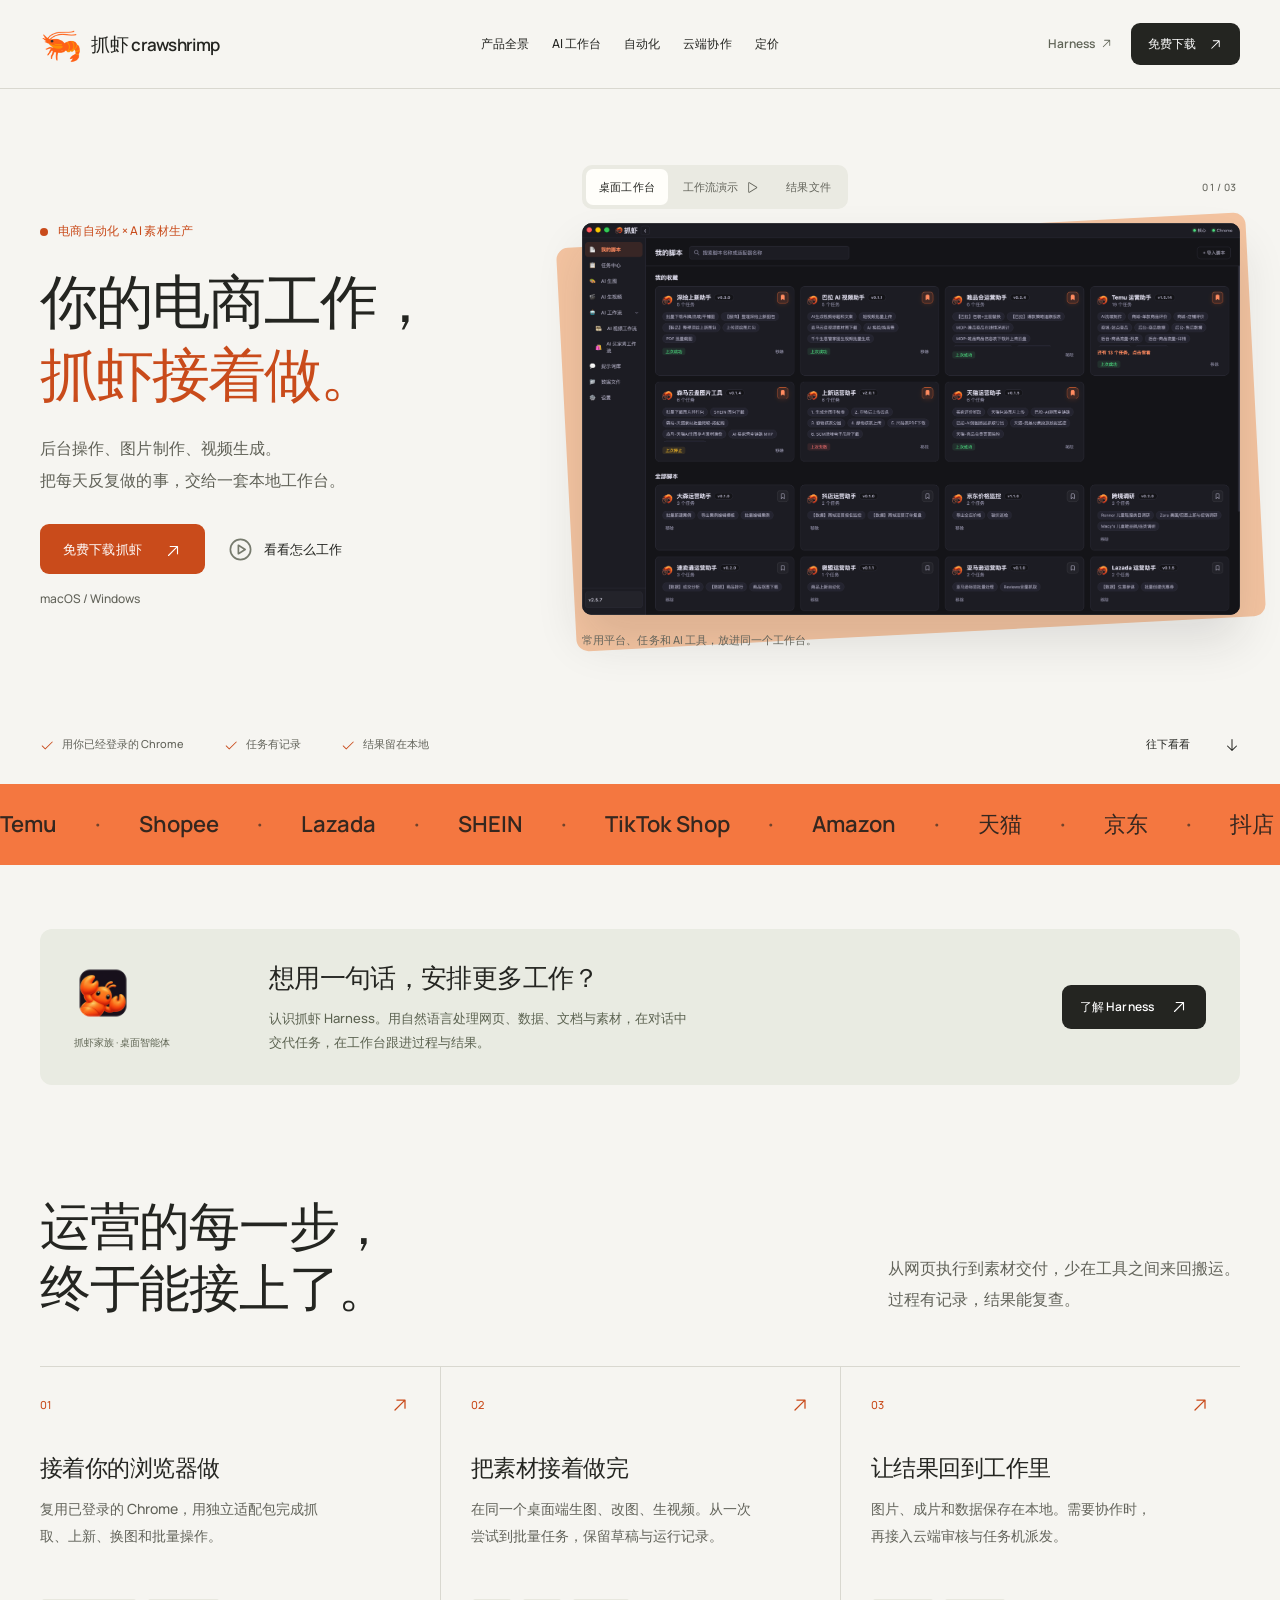
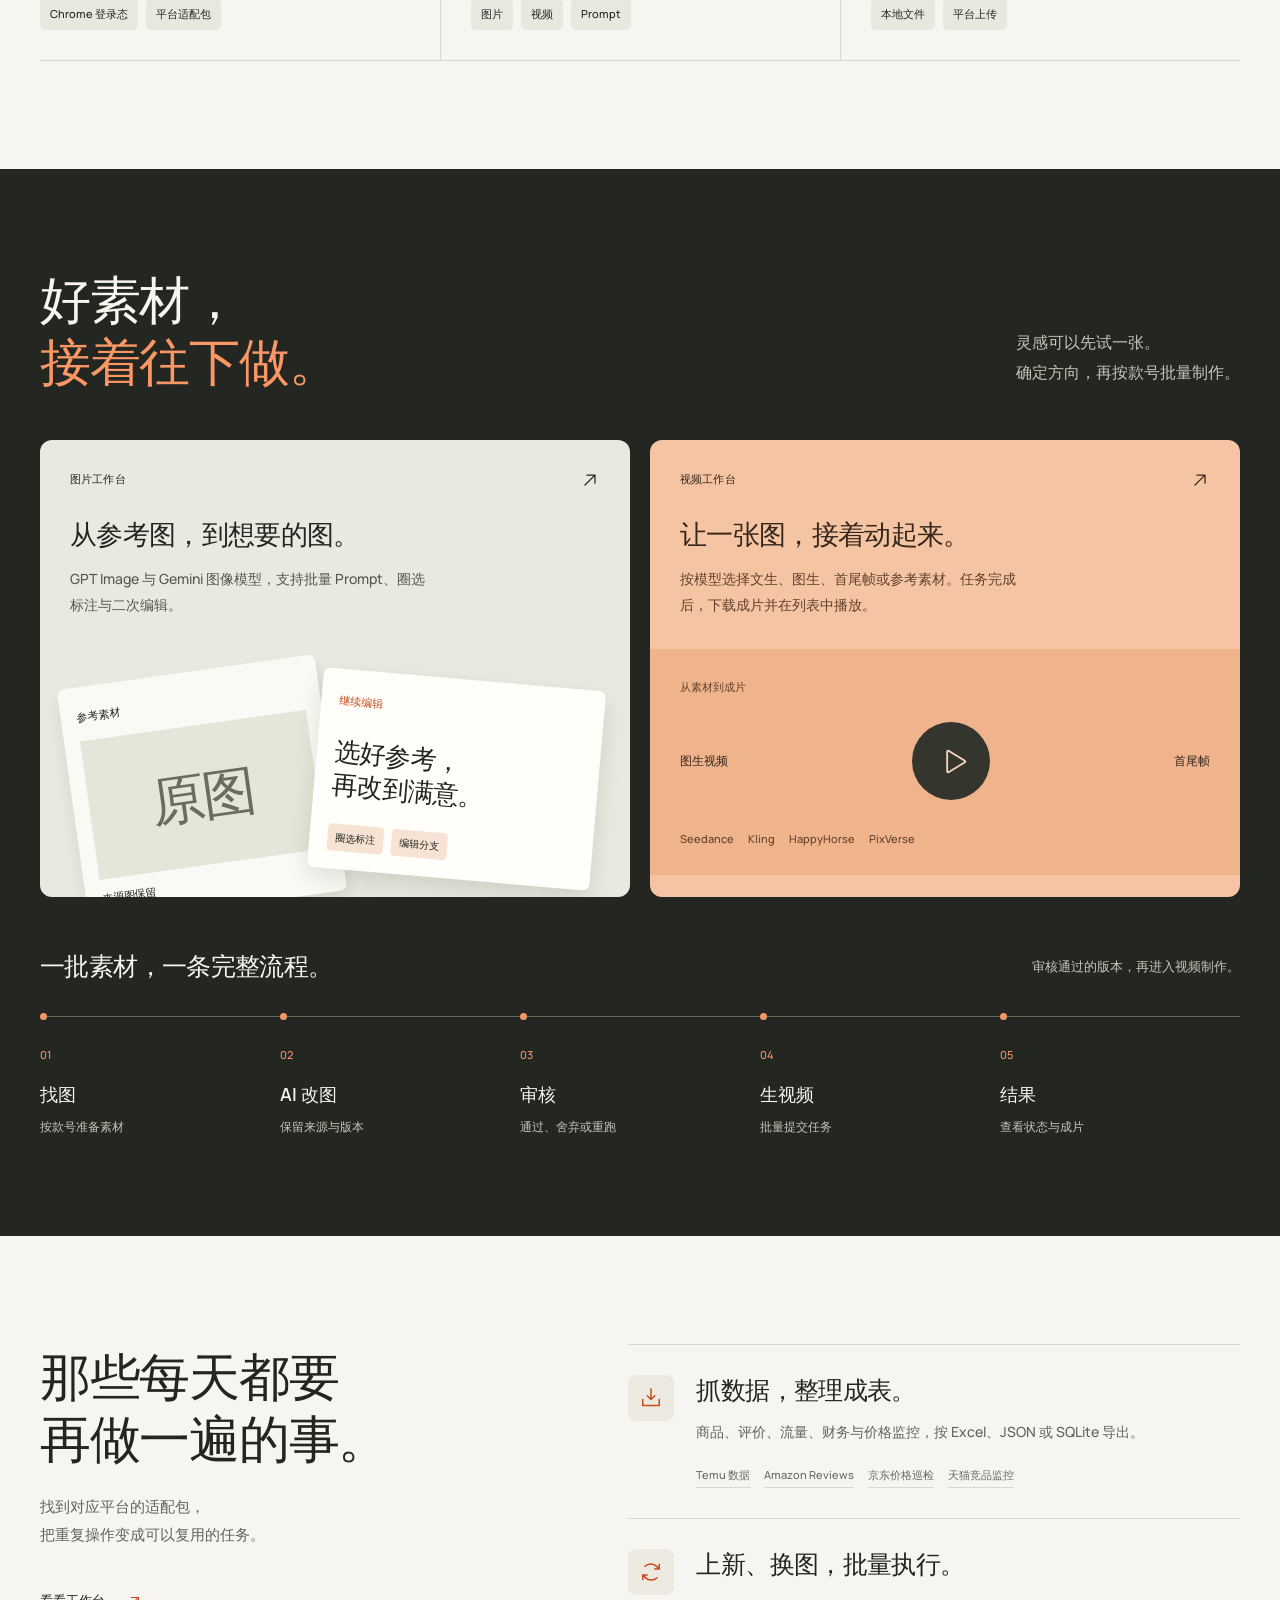
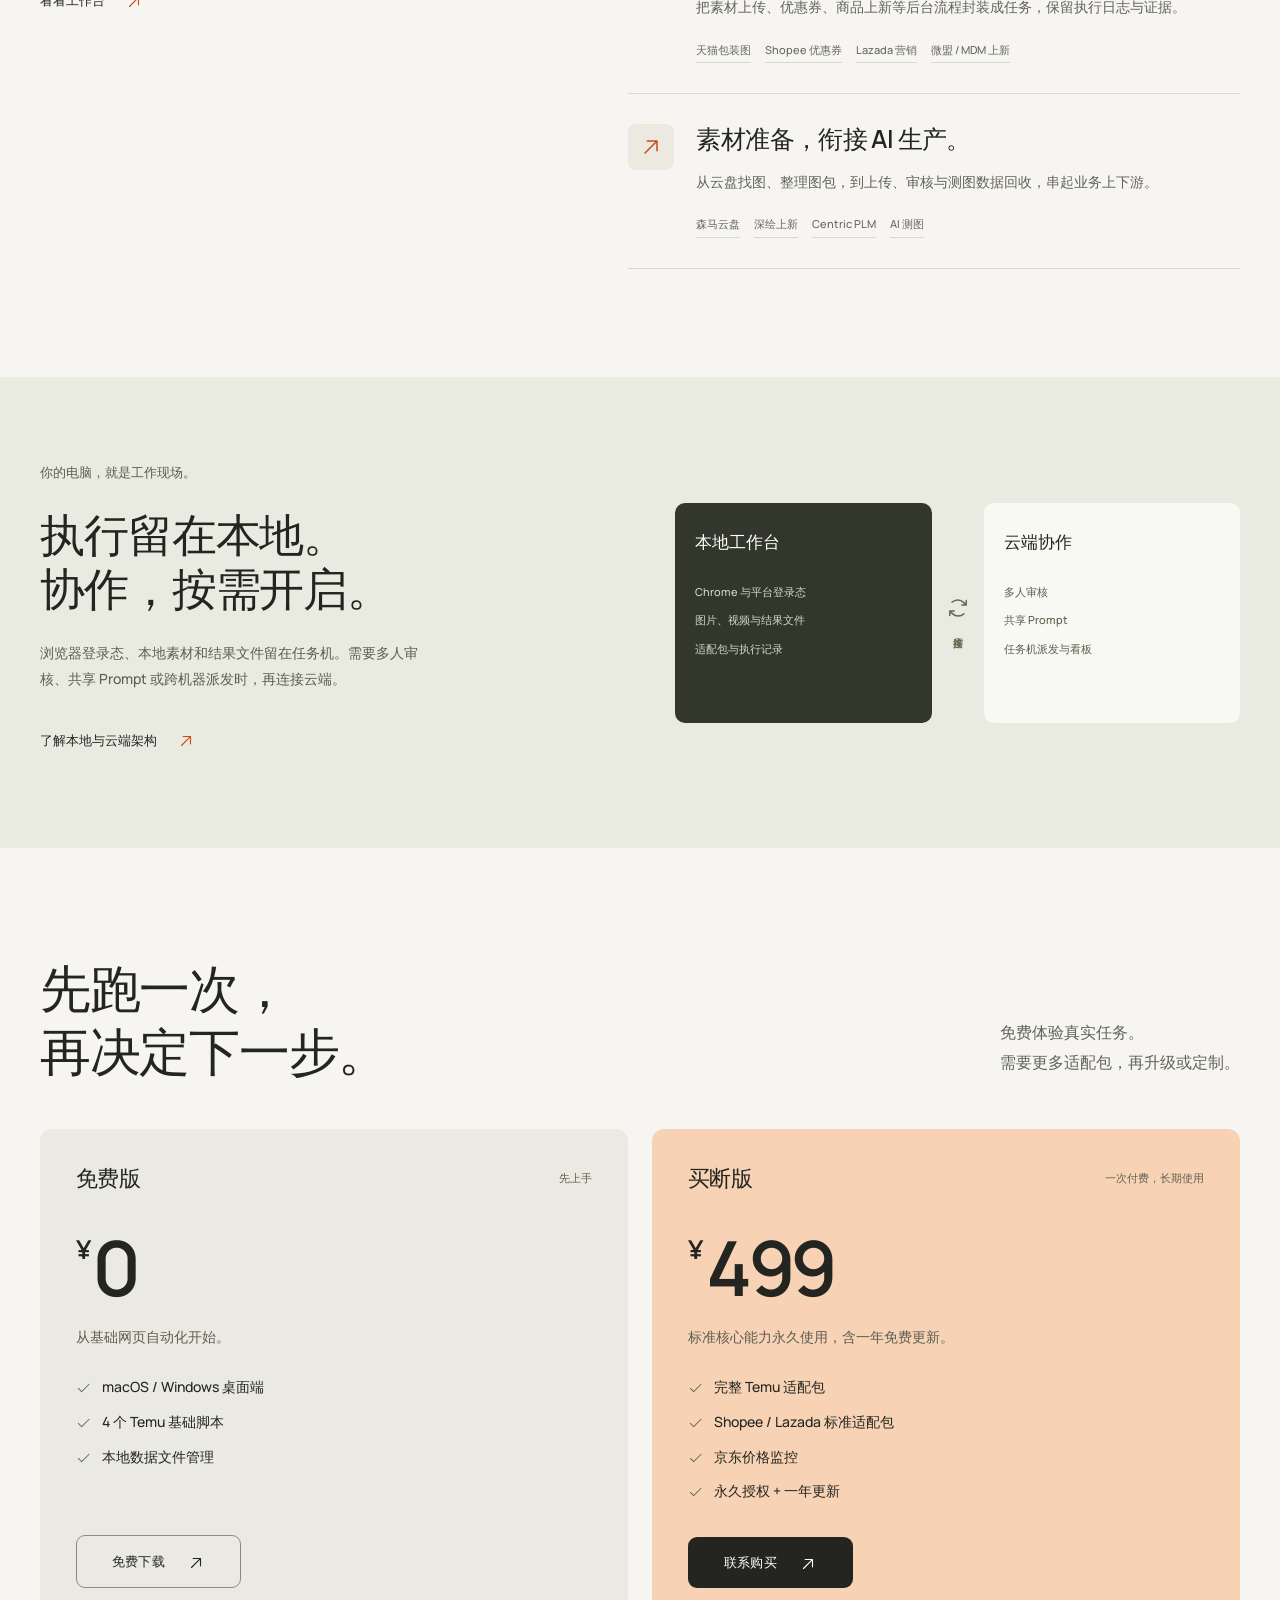
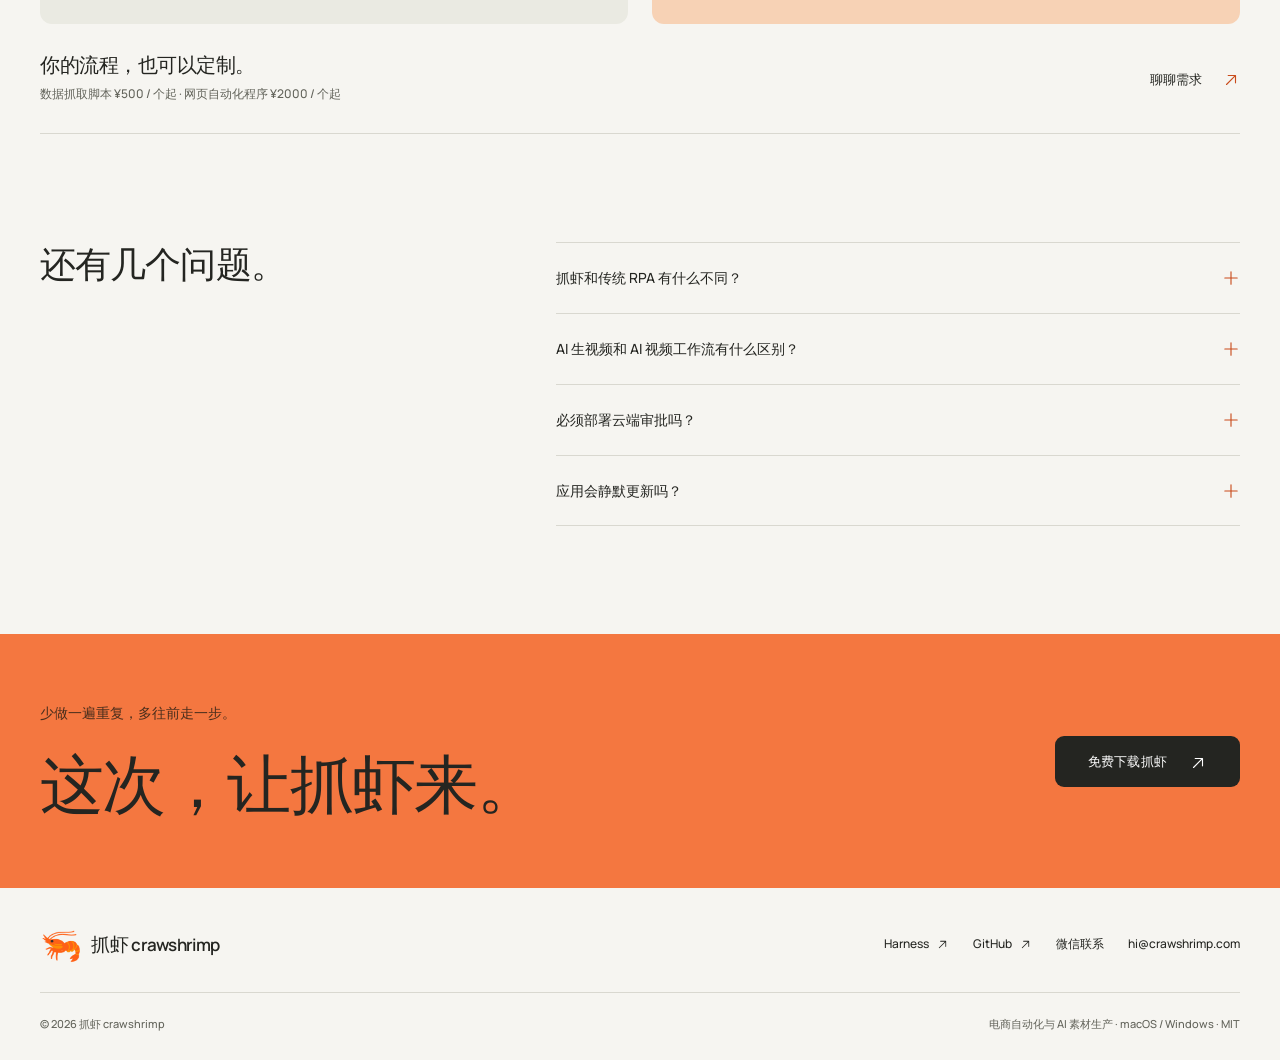
<file: index.html>
<!DOCTYPE html>
<html lang="zh-CN">
<head>
  <meta charset="UTF-8" />
  <meta name="viewport" content="width=device-width, initial-scale=1.0" />
  <title>抓虾 crawshrimp｜电商自动化与 AI 图片视频生产平台</title>
  <meta name="description" content="抓虾 crawshrimp 是面向电商运营的本地自动化、AI 图片视频生产与云端审批协作平台。复用已登录 Chrome，支持 AI 生图、AI 生视频、五步视频工作流、AI 测图、Prompt 库与 21 个内置适配包。" />
  <meta name="keywords" content="抓虾,crawshrimp,电商自动化,AI 生图,AI 生视频,AI 视频工作流,AI 测图,RPA,网页自动化,云端审批,跨境电商运营,Chrome 自动化" />
  <meta name="robots" content="index,follow,max-image-preview:large" />
  <meta name="author" content="抓虾 crawshrimp" />
  <meta name="theme-color" content="#f6f5f1" />
  <link rel="canonical" href="https://crawshrimp.com/" />
  <link rel="alternate" hreflang="zh-CN" href="https://crawshrimp.com/" />
  <link rel="alternate" hreflang="x-default" href="https://crawshrimp.com/" />
  <link rel="dns-prefetch" href="https://cdn.jsdelivr.net" />
  <link rel="icon" href="data:image/svg+xml,<svg xmlns=%22http://www.w3.org/2000/svg%22 viewBox=%220 0 100 100%22><text y=%22.9em%22 font-size=%2290%22>🦐</text></svg>" />
  <meta property="og:locale" content="zh_CN" />
  <meta property="og:type" content="website" />
  <meta property="og:site_name" content="抓虾 crawshrimp" />
  <meta property="og:title" content="抓虾 crawshrimp｜电商自动化与 AI 图片视频生产平台" />
  <meta property="og:description" content="从已登录 Chrome 到 AI 素材交付，把电商执行、AI 图片视频生产和团队审批放进一套本地优先的工作台。" />
  <meta property="og:url" content="https://crawshrimp.com/" />
  <meta property="og:image" content="https://crawshrimp.com/og-image.png" />
  <meta property="og:image:width" content="1200" />
  <meta property="og:image:height" content="630" />
  <meta property="og:image:alt" content="抓虾 crawshrimp 电商自动化与 AI 素材生产平台" />
  <meta name="twitter:card" content="summary_large_image" />
  <meta name="twitter:title" content="抓虾 crawshrimp｜电商自动化与 AI 图片视频生产平台" />
  <meta name="twitter:description" content="复用已登录 Chrome，在一个工作台里完成网页执行、AI 生图、生视频、审批和数据回收。" />
  <meta name="twitter:image" content="https://crawshrimp.com/og-image.png" />
  <script type="application/ld+json">
  {
    "@context": "https://schema.org",
    "@graph": [
      {
        "@type": "Organization",
        "@id": "https://crawshrimp.com/#organization",
        "name": "抓虾 crawshrimp",
        "url": "https://crawshrimp.com/",
        "logo": "https://crawshrimp.com/og-image.png",
        "email": "hi@crawshrimp.com",
        "sameAs": ["https://github.com/howtimeschange/crawshrimp"]
      },
      {
        "@type": "SoftwareApplication",
        "@id": "https://crawshrimp.com/#software",
        "name": "抓虾 crawshrimp",
        "applicationCategory": "BusinessApplication",
        "operatingSystem": "macOS, Windows",
        "url": "https://crawshrimp.com/",
        "downloadUrl": "https://crawshrimp.com/download.html",
        "softwareVersion": "2.5.7",
        "description": "面向电商运营的本地自动化、AI 图片视频生产与云端审批协作平台。",
        "featureList": [
          "复用已登录 Chrome 执行电商平台自动化",
          "GPT Image 与 Gemini AI 生图工作台",
          "Seedance、HappyHorse、Kling 与 PixVerse AI 生视频",
          "找图、AI 改图、审核、生视频、结果五步视频工作流",
          "本地与云端 Prompt 库",
          "可选云端审批、任务机与测图数据看板",
          "21 个内置电商与素材处理适配包"
        ],
        "offers": [
          {"@type": "Offer", "name": "免费版", "price": "0", "priceCurrency": "CNY"},
          {"@type": "Offer", "name": "买断版", "price": "499", "priceCurrency": "CNY"}
        ],
        "publisher": {"@id": "https://crawshrimp.com/#organization"}
      },
      {
        "@type": "WebSite",
        "@id": "https://crawshrimp.com/#website",
        "name": "抓虾 crawshrimp",
        "url": "https://crawshrimp.com/",
        "inLanguage": "zh-CN",
        "publisher": {"@id": "https://crawshrimp.com/#organization"}
      }
    ]
  }
  </script>
  <link rel="stylesheet" href="site.css?v=20261105-5" />
  <link rel="stylesheet" href="polish.css?v=20261105-5" />
  <link rel="stylesheet" href="typography.css?v=20261105-5" />
</head>
<body>
  <a class="skip-link" href="#main-content">跳到主要内容</a>
  <header class="site-header">
    <nav class="top-nav container" aria-label="主导航">
      <a class="brand" href="/" aria-label="抓虾首页"><span class="brand-shrimp" aria-hidden="true">🦐</span><span>抓虾 <b>crawshrimp</b></span></a>
      <div class="nav-links"><a href="#product">产品全景</a><a href="#ai-studio">AI 工作台</a><a href="#automation">自动化</a><a href="#collaboration">云端协作</a><a href="#pricing">定价</a></div>
      <div class="nav-actions"><a class="harness-nav" href="https://harness.crawshrimp.com/" target="_blank" rel="noreferrer">Harness <svg class="icon" aria-hidden="true" focusable="false"><use href="assets/icons.svg#arrow-up-right"></use></svg></a><a class="nav-cta" href="/download.html">免费下载 <span aria-hidden="true"><svg class="icon" aria-hidden="true" focusable="false"><use href="assets/icons.svg#arrow-up-right"></use></svg></span></a><button class="menu-toggle" type="button" aria-label="打开导航" aria-haspopup="dialog" aria-controls="mobile-menu"><svg class="icon" aria-hidden="true" focusable="false"><use href="assets/icons.svg#list"></use></svg></button></div>
    </nav>
  </header>
  <main id="main-content">
    <section class="hero container" aria-labelledby="hero-title">
      <div class="hero-intro">
        <div class="hero-message">
          <p class="hero-label"><span></span>电商自动化 × AI 素材生产</p>
          <h1 id="hero-title">你的电商工作，<br /><em>抓虾接着做。</em></h1>
          <p class="hero-copy">后台操作、图片制作、视频生成。<br />把每天反复做的事，交给一套本地工作台。</p>
          <div class="hero-actions"><a class="button primary" href="/download.html">免费下载抓虾 <span aria-hidden="true"><svg class="icon" aria-hidden="true" focusable="false"><use href="assets/icons.svg#arrow-up-right"></use></svg></span></a><a class="demo-link" href="#product-preview" data-preview-video><svg class="icon play-icon" aria-hidden="true" focusable="false"><use href="assets/icons.svg#play-circle"></use></svg>看看怎么工作</a></div>
          <p class="system-label">macOS / Windows</p>
        </div>
      <div class="product-stage" id="product-preview">
        <div class="stage-topline"><div class="preview-tabs" role="tablist" aria-label="产品预览"><button id="preview-tab-adapters" type="button" role="tab" aria-selected="true" aria-controls="preview-adapters">桌面工作台</button><button id="preview-tab-overview" type="button" role="tab" aria-selected="false" aria-controls="preview-overview" tabindex="-1">工作流演示 <span aria-hidden="true"><svg class="icon" aria-hidden="true" focusable="false"><use href="assets/icons.svg#play"></use></svg></span></button><button id="preview-tab-results" type="button" role="tab" aria-selected="false" aria-controls="preview-results" tabindex="-1">结果文件</button></div><div class="preview-tools"><button class="playback-toggle" type="button" aria-label="暂停演示视频" hidden>暂停演示 Ⅱ</button><span class="preview-count" aria-hidden="true">01 / 03</span></div></div>
        <div class="film-frame">
          <div id="preview-adapters" role="tabpanel" aria-labelledby="preview-tab-adapters" tabindex="0"><img class="app-screen" src="screenshot-adapters.png" width="3456" height="2062" alt="抓虾桌面工作台：按平台收藏适配包，在侧栏进入任务中心、AI 生图、生视频与数据文件" fetchpriority="high" /></div>
          <div id="preview-overview" role="tabpanel" aria-labelledby="preview-tab-overview" tabindex="0" hidden><video class="hero-video" src="crawshrimp-workflow-20261019-v3.mp4" aria-label="抓虾天猫上图、唯品会换图与千牛素材发布工作流演示" muted loop playsinline preload="none" poster="crawshrimp-workflow-20261019-v2.jpg">你的浏览器暂不支持视频播放，<a href="crawshrimp-workflow-20261019-v3.mp4">查看演示视频</a>。</video></div>
          <div id="preview-results" role="tabpanel" aria-labelledby="preview-tab-results" tabindex="0" hidden><img src="screenshot-4.png" width="2560" height="1600" alt="抓虾数据文件界面：按任务管理 Excel 结果，显示文件与另存为" loading="lazy" /></div>
        </div>
        <div class="stage-bottom"><p id="preview-caption">常用平台、任务和 AI 工具，放进同一个工作台。</p><span>在本地，做实事。 <span aria-hidden="true"><svg class="icon" aria-hidden="true" focusable="false"><use href="assets/icons.svg#arrow-up-right"></use></svg></span></span></div>
      </div>
      </div>
      <div class="hero-foot"><span><svg class="icon" aria-hidden="true" focusable="false"><use href="assets/icons.svg#check"></use></svg>用你已经登录的 Chrome</span><span><svg class="icon" aria-hidden="true" focusable="false"><use href="assets/icons.svg#check"></use></svg>任务有记录</span><span><svg class="icon" aria-hidden="true" focusable="false"><use href="assets/icons.svg#check"></use></svg>结果留在本地</span><a href="#product">往下看看 <span aria-hidden="true"><svg class="icon" aria-hidden="true" focusable="false"><use href="assets/icons.svg#arrow-down"></use></svg></span></a></div>
    </section>

    <div class="platform-marquee" aria-label="适配平台"><div class="platform-track"><div class="platform-group"><span>Temu</span><span>Shopee</span><span>Lazada</span><span>SHEIN</span><span>TikTok Shop</span><span>Amazon</span><span>天猫</span><span>京东</span><span>抖店</span><span>Shopify</span><span>森马云盘</span><span>Centric PLM</span></div><div class="platform-group" aria-hidden="true"><span>Temu</span><span>Shopee</span><span>Lazada</span><span>SHEIN</span><span>TikTok Shop</span><span>Amazon</span><span>天猫</span><span>京东</span><span>抖店</span><span>Shopify</span><span>森马云盘</span><span>Centric PLM</span></div></div></div>


    <section class="harness-intro container" id="harness" aria-labelledby="harness-title">
      <div class="harness-identity"><img src="assets/harness-mark.png" width="96" height="96" alt="抓虾 Harness" loading="lazy" /><span>抓虾家族 · 桌面智能体</span></div>
      <div class="harness-copy"><h2 id="harness-title">想用一句话，安排更多工作？</h2><p>认识抓虾 Harness。用自然语言处理网页、数据、文档与素材，在对话中交代任务，在工作台跟进过程与结果。</p></div>
      <a class="button dark" href="https://harness.crawshrimp.com/" target="_blank" rel="noreferrer">了解 Harness <svg class="icon" aria-hidden="true" focusable="false"><use href="assets/icons.svg#arrow-up-right"></use></svg></a>
    </section>

    <section class="section container" id="product" aria-labelledby="product-title">
      <div class="section-heading"><h2 id="product-title">运营的每一步，<br />终于能接上了。</h2><p>从网页执行到素材交付，少在工具之间来回搬运。<br />过程有记录，结果能复查。</p></div>
      <div class="work-chain">
        <article><span class="chain-number">01 <i aria-hidden="true"><svg class="icon" aria-hidden="true" focusable="false"><use href="assets/icons.svg#arrow-up-right"></use></svg></i></span><h3>接着你的浏览器做</h3><p>复用已登录的 Chrome，用独立适配包完成抓取、上新、换图和批量操作。</p><div class="chain-objects"><span>Chrome 登录态</span><span>平台适配包</span></div></article>
        <article><span class="chain-number">02 <i aria-hidden="true"><svg class="icon" aria-hidden="true" focusable="false"><use href="assets/icons.svg#arrow-up-right"></use></svg></i></span><h3>把素材接着做完</h3><p>在同一个桌面端生图、改图、生视频。从一次尝试到批量任务，保留草稿与运行记录。</p><div class="chain-objects"><span>图片</span><span>视频</span><span>Prompt</span></div></article>
        <article><span class="chain-number">03 <i aria-hidden="true"><svg class="icon" aria-hidden="true" focusable="false"><use href="assets/icons.svg#arrow-up-right"></use></svg></i></span><h3>让结果回到工作里</h3><p>图片、成片和数据保存在本地。需要协作时，再接入云端审核与任务机派发。</p><div class="chain-objects"><span>本地文件</span><span>平台上传</span></div></article>
      </div>
    </section>

    <section class="studio-section" id="ai-studio" aria-labelledby="studio-title"><div class="container studio-inner">
      <div class="section-heading"><h2 id="studio-title">好素材，<br /><em>接着往下做。</em></h2><p>灵感可以先试一张。<br />确定方向，再按款号批量制作。</p></div>
      <div class="studio-split">
        <article class="studio-image"><div class="studio-top"><span>图片工作台</span><span aria-hidden="true"><svg class="icon" aria-hidden="true" focusable="false"><use href="assets/icons.svg#arrow-up-right"></use></svg></span></div><h3>从参考图，到想要的图。</h3><p>GPT Image 与 Gemini 图像模型，支持批量 Prompt、圈选标注与二次编辑。</p><div class="image-composition" aria-label="图片编辑流程示意"><div class="source-sheet"><span>参考素材</span><div class="sheet-image"><strong>原图</strong></div><b>来源图保留</b></div><div class="edit-sheet"><span>继续编辑</span><strong>选好参考，<br />再改到满意。</strong><div class="edit-tools"><span>圈选标注</span><span>编辑分支</span></div></div></div></article>
        <article class="studio-video"><div class="studio-top"><span>视频工作台</span><span aria-hidden="true"><svg class="icon" aria-hidden="true" focusable="false"><use href="assets/icons.svg#arrow-up-right"></use></svg></span></div><h3>让一张图，接着动起来。</h3><p>按模型选择文生、图生、首尾帧或参考素材。任务完成后，下载成片并在列表中播放。</p><div class="video-composition"><span class="video-frame-label">从素材到成片</span><div class="video-format"><span>图生视频</span><strong><svg class="icon" aria-hidden="true" focusable="false"><use href="assets/icons.svg#play"></use></svg></strong><span>首尾帧</span></div><div class="video-models"><span>Seedance</span><span>Kling</span><span>HappyHorse</span><span>PixVerse</span></div></div></article>
      </div>
      <div class="workflow"><div class="workflow-heading"><h3>一批素材，一条完整流程。</h3><p>审核通过的版本，再进入视频制作。</p></div><ol class="workflow-steps"><li><span>01</span><strong>找图</strong><p>按款号准备素材</p></li><li><span>02</span><strong>AI 改图</strong><p>保留来源与版本</p></li><li><span>03</span><strong>审核</strong><p>通过、舍弃或重跑</p></li><li><span>04</span><strong>生视频</strong><p>批量提交任务</p></li><li><span>05</span><strong>结果</strong><p>查看状态与成片</p></li></ol></div>
    </div></section>

    <section class="section container automation" id="automation" aria-labelledby="automation-title"><div class="automation-heading"><h2 id="automation-title">那些每天都要<br />再做一遍的事。</h2><p>找到对应平台的适配包，<br />把重复操作变成可以复用的任务。</p><a class="text-link" href="#product-preview" data-preview-adapters>看看工作台 <span aria-hidden="true"><svg class="icon" aria-hidden="true" focusable="false"><use href="assets/icons.svg#arrow-up-right"></use></svg></span></a></div><div class="automation-list">
      <article><span class="task-glyph" aria-hidden="true"><svg class="icon" aria-hidden="true" focusable="false"><use href="assets/icons.svg#download-simple"></use></svg></span><div><h3>抓数据，整理成表。</h3><p>商品、评价、流量、财务与价格监控，按 Excel、JSON 或 SQLite 导出。</p><div class="tag-cloud"><span>Temu 数据</span><span>Amazon Reviews</span><span>京东价格巡检</span><span>天猫竞品监控</span></div></div></article>
      <article><span class="task-glyph" aria-hidden="true"><svg class="icon" aria-hidden="true" focusable="false"><use href="assets/icons.svg#arrows-clockwise"></use></svg></span><div><h3>上新、换图，批量执行。</h3><p>把素材上传、优惠券、商品上新等后台流程封装成任务，保留执行日志与证据。</p><div class="tag-cloud"><span>天猫包装图</span><span>Shopee 优惠券</span><span>Lazada 营销</span><span>微盟 / MDM 上新</span></div></div></article>
      <article><span class="task-glyph" aria-hidden="true"><svg class="icon" aria-hidden="true" focusable="false"><use href="assets/icons.svg#arrow-up-right"></use></svg></span><div><h3>素材准备，衔接 AI 生产。</h3><p>从云盘找图、整理图包，到上传、审核与测图数据回收，串起业务上下游。</p><div class="tag-cloud"><span>森马云盘</span><span>深绘上新</span><span>Centric PLM</span><span>AI 测图</span></div></div></article>
    </div></section>

    <section class="local-section" id="collaboration" aria-labelledby="collaboration-title"><div class="container local-layout"><div class="local-copy"><span class="local-label">你的电脑，就是工作现场。</span><h2 id="collaboration-title">执行留在本地。<br />协作，按需开启。</h2><p>浏览器登录态、本地素材和结果文件留在任务机。需要多人审核、共享 Prompt 或跨机器派发时，再连接云端。</p><a class="text-link" href="https://github.com/howtimeschange/crawshrimp#云端审批台可选" target="_blank" rel="noreferrer">了解本地与云端架构 <span aria-hidden="true"><svg class="icon" aria-hidden="true" focusable="false"><use href="assets/icons.svg#arrow-up-right"></use></svg></span></a></div><div class="local-diagram" aria-label="本地执行与可选云端协作"><div class="local-machine"><span class="machine-title">本地工作台</span><span>Chrome 与平台登录态</span><span>图片、视频与结果文件</span><span>适配包与执行记录</span></div><div class="machine-bridge"><span aria-hidden="true"><svg class="icon" aria-hidden="true" focusable="false"><use href="assets/icons.svg#arrows-clockwise"></use></svg></span><small>按需连接</small></div><div class="cloud-machine"><span class="machine-title">云端协作</span><span>多人审核</span><span>共享 Prompt</span><span>任务机派发与看板</span></div></div></div></section>

    <section class="section container" id="pricing" aria-labelledby="pricing-title"><div class="section-heading"><h2 id="pricing-title">先跑一次，<br />再决定下一步。</h2><p>免费体验真实任务。<br />需要更多适配包，再升级或定制。</p></div><div class="pricing-grid"><article class="price-card"><div class="price-top"><h3>免费版</h3><span>先上手</span></div><div class="price"><span>¥</span>0</div><p>从基础网页自动化开始。</p><ul><li><svg class="icon" aria-hidden="true" focusable="false"><use href="assets/icons.svg#check"></use></svg>macOS / Windows 桌面端</li><li><svg class="icon" aria-hidden="true" focusable="false"><use href="assets/icons.svg#check"></use></svg>4 个 Temu 基础脚本</li><li><svg class="icon" aria-hidden="true" focusable="false"><use href="assets/icons.svg#check"></use></svg>本地数据文件管理</li></ul><a class="button secondary" href="/download.html">免费下载 <span aria-hidden="true"><svg class="icon" aria-hidden="true" focusable="false"><use href="assets/icons.svg#arrow-up-right"></use></svg></span></a></article><article class="price-card featured"><div class="price-top"><h3>买断版</h3><span>一次付费，长期使用</span></div><div class="price"><span>¥</span>499</div><p>标准核心能力永久使用，含一年免费更新。</p><ul><li><svg class="icon" aria-hidden="true" focusable="false"><use href="assets/icons.svg#check"></use></svg>完整 Temu 适配包</li><li><svg class="icon" aria-hidden="true" focusable="false"><use href="assets/icons.svg#check"></use></svg>Shopee / Lazada 标准适配包</li><li><svg class="icon" aria-hidden="true" focusable="false"><use href="assets/icons.svg#check"></use></svg>京东价格监控</li><li><svg class="icon" aria-hidden="true" focusable="false"><use href="assets/icons.svg#check"></use></svg>永久授权 + 一年更新</li></ul><button class="button dark" type="button" onclick="openContact()">联系购买 <span aria-hidden="true"><svg class="icon" aria-hidden="true" focusable="false"><use href="assets/icons.svg#arrow-up-right"></use></svg></span></button></article></div><div class="custom-strip"><div><h3>你的流程，也可以定制。</h3><p>数据抓取脚本 ¥500 / 个起 · 网页自动化程序 ¥2000 / 个起</p></div><button class="text-link" type="button" onclick="openContact()">聊聊需求 <span aria-hidden="true"><svg class="icon" aria-hidden="true" focusable="false"><use href="assets/icons.svg#arrow-up-right"></use></svg></span></button></div></section>

    <section class="section container faq-section" aria-labelledby="faq-title"><h2 id="faq-title">还有几个问题。</h2><div class="faq-list"><details><summary>抓虾和传统 RPA 有什么不同？<span aria-hidden="true"><svg class="icon" aria-hidden="true" focusable="false"><use href="assets/icons.svg#plus"></use></svg></span></summary><p>抓虾复用真实、已登录的 Chrome，并通过独立适配包封装平台流程，无需为每个后台重新搭建账号环境。</p></details><details><summary>AI 生视频和 AI 视频工作流有什么区别？<span aria-hidden="true"><svg class="icon" aria-hidden="true" focusable="false"><use href="assets/icons.svg#plus"></use></svg></span></summary><p>AI 生视频适合灵活组合模型、Prompt 和参考素材；视频工作流适合按款号完成找图、改图、审核、生成和结果交付。</p></details><details><summary>必须部署云端审批吗？<span aria-hidden="true"><svg class="icon" aria-hidden="true" focusable="false"><use href="assets/icons.svg#plus"></use></svg></span></summary><p>不需要。网页自动化、本地 Prompt、AI 生图与生视频可以单机运行。多人审核、共享 Prompt 与任务机调度按需启用。</p></details><details><summary>应用会静默更新吗？<span aria-hidden="true"><svg class="icon" aria-hidden="true" focusable="false"><use href="assets/icons.svg#plus"></use></svg></span></summary><p>不会。应用自动检查并提醒，下载与重启安装由你确认。如果有任务正在运行，会等待任务安全结束。</p></details></div></section>

    <section class="closing"><div class="container closing-inner"><div><span>少做一遍重复，多往前走一步。</span><h2>这次，让抓虾来。</h2></div><a class="button dark" href="/download.html">免费下载抓虾 <span aria-hidden="true"><svg class="icon" aria-hidden="true" focusable="false"><use href="assets/icons.svg#arrow-up-right"></use></svg></span></a></div></section>
  </main>
  <footer class="container"><div class="footer-top"><a class="brand" href="/" aria-label="抓虾首页"><span class="brand-shrimp" aria-hidden="true">🦐</span><span>抓虾 <b>crawshrimp</b></span></a><div class="footer-links"><a href="https://harness.crawshrimp.com/" target="_blank" rel="noreferrer">Harness <svg class="icon" aria-hidden="true" focusable="false"><use href="assets/icons.svg#arrow-up-right"></use></svg></a><a href="https://github.com/howtimeschange/crawshrimp" target="_blank" rel="noreferrer">GitHub <svg class="icon" aria-hidden="true" focusable="false"><use href="assets/icons.svg#arrow-up-right"></use></svg></a><button type="button" onclick="openContact()">微信联系</button><a href="mailto:hi@crawshrimp.com">hi@crawshrimp.com</a></div></div><div class="footer-bottom"><span>© 2026 抓虾 crawshrimp</span><span>电商自动化与 AI 素材生产 · macOS / Windows · MIT</span></div></footer>
  <dialog class="contact-modal" id="wechat-popup" aria-labelledby="wechat-title" aria-describedby="wechat-description"><button class="dialog-close" type="button" onclick="closeContact()" aria-label="关闭咨询窗口" autofocus><svg class="icon" aria-hidden="true" focusable="false"><use href="assets/icons.svg#x"></use></svg></button><h2 id="wechat-title">聊聊你的下一个任务。</h2><p id="wechat-description">购买买断版，或定制你的业务流程。</p><img src="wechat-qr.jpg" width="260" height="260" alt="抓虾微信联系二维码" /><a href="mailto:hi@crawshrimp.com">hi@crawshrimp.com <svg class="icon" aria-hidden="true" focusable="false"><use href="assets/icons.svg#arrow-up-right"></use></svg></a></dialog>
  <dialog class="mobile-menu" id="mobile-menu" aria-labelledby="menu-title"><div class="menu-heading"><strong id="menu-title">探索抓虾</strong><button type="button" class="menu-close" aria-label="关闭导航" autofocus><svg class="icon" aria-hidden="true" focusable="false"><use href="assets/icons.svg#x"></use></svg></button></div><nav aria-label="移动端导航"><a href="https://harness.crawshrimp.com/" target="_blank" rel="noreferrer">抓虾 Harness <svg class="icon" aria-hidden="true" focusable="false"><use href="assets/icons.svg#arrow-up-right"></use></svg></a><a href="#product">产品全景 <svg class="icon" aria-hidden="true" focusable="false"><use href="assets/icons.svg#arrow-up-right"></use></svg></a><a href="#ai-studio">AI 工作台 <svg class="icon" aria-hidden="true" focusable="false"><use href="assets/icons.svg#arrow-up-right"></use></svg></a><a href="#automation">自动化 <svg class="icon" aria-hidden="true" focusable="false"><use href="assets/icons.svg#arrow-up-right"></use></svg></a><a href="#collaboration">云端协作 <svg class="icon" aria-hidden="true" focusable="false"><use href="assets/icons.svg#arrow-up-right"></use></svg></a><a href="#pricing">定价 <svg class="icon" aria-hidden="true" focusable="false"><use href="assets/icons.svg#arrow-up-right"></use></svg></a></nav><a class="button primary" href="/download.html">免费下载 <svg class="icon" aria-hidden="true" focusable="false"><use href="assets/icons.svg#arrow-up-right"></use></svg></a></dialog>
  <script src="interactions.js?v=20261105-5" defer></script>
</body>
</html>
</file>
<file: site.css>
:root{--canvas:#f6f5f1;--surface:#fffefa;--ink:#242521;--muted:#62635a;--orange:#c94b1b;--orange-light:#f47740;--peach:#f7d9c4;--line:#d9d8d0;--dark:#242622;--ease:cubic-bezier(.22,1,.36,1);--content:1200px;--layer-nav:10;--layer-dialog:20}
*,*::before,*::after{box-sizing:border-box}*{margin:0}html{scroll-behavior:smooth;scroll-padding-top:100px}body{background:var(--canvas);color:var(--ink);font-family:-apple-system,BlinkMacSystemFont,"PingFang SC","Microsoft YaHei",sans-serif;font-size:15px;line-height:1.7;-webkit-font-smoothing:antialiased}a{color:inherit;text-decoration:none}button{font:inherit;color:inherit;cursor:pointer}img,video{display:block;max-width:100%;height:auto}button,a{-webkit-tap-highlight-color:transparent}button{border:0}h1,h2,h3{font-weight:650;letter-spacing:-.035em;line-height:1.22;text-wrap:balance}p{text-wrap:pretty}em{font-style:normal}::selection{background:#fac3a4;color:#342317}:focus-visible{outline:3px solid var(--orange);outline-offset:5px}[hidden]{display:none!important}.container{width:min(var(--content),calc(100% - 80px));margin-inline:auto}.skip-link{position:fixed;top:10px;left:16px;transform:translateY(-180%);background:var(--ink);color:white;padding:10px 18px;z-index:var(--layer-dialog)}.skip-link:focus{transform:none}
.site-header{position:sticky;top:0;z-index:var(--layer-nav);background:var(--canvas);border-bottom:1px solid var(--line)}.top-nav{min-height:88px;display:flex;align-items:center;justify-content:space-between;gap:24px}.brand{display:inline-flex;align-items:center;gap:9px;white-space:nowrap;font-size:20px;font-weight:750;letter-spacing:-.035em}.brand b{font-size:17px;font-weight:700}.brand-shrimp{font-size:34px;line-height:1}.nav-links{display:flex;align-items:center;gap:24px}.nav-links a{font-size:13px;font-weight:550;position:relative;padding:10px 0}.nav-links a::after{content:'';position:absolute;bottom:3px;left:0;right:0;height:2px;background:var(--orange);transform:scaleX(0);transform-origin:left;transition:transform .25s var(--ease)}.nav-links a:hover::after,.nav-links a[aria-current]::after{transform:scaleX(1)}.nav-actions{display:flex;align-items:center;gap:10px}.nav-cta{padding:10px 18px;color:white;background:var(--ink);border-radius:7px;font-size:13px;font-weight:600}.nav-cta:hover{background:var(--orange)}.menu-toggle{display:none;width:40px;height:40px;background:transparent;padding:10px}.menu-toggle span{display:block;height:2px;width:20px;background:var(--ink);margin:5px 0}.button{display:inline-flex;align-items:center;justify-content:center;gap:22px;min-height:52px;padding:12px 24px;border-radius:8px;font-size:14px;font-weight:650;line-height:1.4;transition:background .2s,color .2s,transform .2s}.button span{font-size:19px}.button:hover{transform:translateY(-2px)}.button:active{transform:translateY(1px)}.primary{background:var(--orange);color:#fff}.primary:hover{background:#a83b15}.dark{background:var(--ink);color:#fff}.dark:hover{background:#41443b}.secondary{background:transparent;border:1px solid #898b80}.secondary:hover{background:#ecece4}.text-link{display:inline-flex;align-items:center;gap:20px;font-weight:600;background:transparent;padding:8px 0}.text-link span{color:var(--orange);font-size:22px}.text-link:hover{color:var(--orange)}
main{overflow:clip}.hero{padding-top:70px}.hero-intro{display:grid;grid-template-columns:1.35fr .65fr;gap:40px;align-items:center}.hero-label{font-size:13px;font-weight:600;display:flex;gap:10px;align-items:center;margin-bottom:22px;color:var(--orange)}.hero-label>span{display:block;width:8px;height:8px;border-radius:50%;background:var(--orange)}.hero h1{font-size:clamp(44px,5.65vw,76px);line-height:1.18;letter-spacing:-.04em;font-weight:700}.hero h1 em{color:var(--orange)}.hero-copy{margin-top:24px;color:var(--muted);font-size:17px;line-height:1.85}.hero-actions{display:flex;flex-wrap:wrap;align-items:center;gap:28px;margin-top:28px}.demo-link{display:flex;gap:9px;align-items:center;font-size:14px;font-weight:600}.demo-link>span{display:grid;place-items:center;width:30px;height:30px;border:1px solid #a6a69d;border-radius:50%;font-size:19px}.demo-link:hover{color:var(--orange)}.system-label{font-size:12px;color:var(--muted);margin-top:12px}.hero-art{position:relative;align-self:stretch;display:flex;align-items:center;justify-content:center;min-height:330px;margin-bottom:35px}.art-name{display:block;font-size:clamp(72px,8.6vw,115px);font-weight:800;line-height:.85;letter-spacing:-.04em;color:#e5e3d9;transform:rotate(-7deg);user-select:none}.art-arrow{position:absolute;right:5%;bottom:30px;font-size:110px;line-height:1;color:var(--orange);transform:rotate(5deg)}.art-note{position:absolute;left:8%;bottom:5px;font-size:13px;line-height:1.7;transform:rotate(-7deg);color:var(--muted)}
.product-stage{position:relative;margin:38px 0 0 9%;isolation:isolate;scroll-margin-top:110px}.product-stage::before{content:'';position:absolute;left:-10%;right:-3%;top:70px;bottom:38px;background:var(--peach);z-index:-1;border-radius:12px;transform:rotate(-2deg)}.stage-topline{display:flex;align-items:center;justify-content:space-between;gap:20px;padding:0 0 14px}.preview-tabs{position:relative;isolation:isolate;display:flex;gap:4px;padding:4px;border-radius:8px;background:#e9e8df}.preview-tabs button{position:relative;padding:9px 17px;border-radius:5px;background:transparent;color:var(--muted);font-size:12px;font-weight:600;white-space:nowrap;min-height:38px}.preview-tabs button[aria-selected=true]{color:var(--ink);background:var(--surface)}.preview-tabs.has-indicator button[aria-selected=true]{background:transparent}.tab-indicator{position:absolute;z-index:-1;left:0;top:4px;bottom:4px;border-radius:5px;background:var(--surface);transition:transform .3s var(--ease),width .3s var(--ease)}.preview-tools{display:flex;align-items:center;gap:20px}.preview-count{font-size:12px;font-variant-numeric:tabular-nums;color:var(--muted)}.playback-toggle{background:transparent;padding:6px 10px;border:1px solid var(--line);border-radius:5px;font-size:12px}.film-frame{overflow:hidden;border-radius:10px;background:#1d1d25;box-shadow:0 25px 48px #2425211f}.film-frame [role=tabpanel]{aspect-ratio:1.676;overflow:hidden}.film-frame img,.film-frame video{width:100%;height:100%;object-fit:contain}.film-frame [role=tabpanel]:focus-visible{outline-offset:-5px}.stage-bottom{display:flex;align-items:center;justify-content:space-between;gap:20px;padding:16px 0;color:var(--muted);font-size:12px}.stage-bottom>span{white-space:nowrap;font-weight:550;color:var(--ink)}.stage-bottom>span>span{margin-left:12px;color:var(--orange)}.hero-foot{display:flex;align-items:center;gap:40px;margin-top:22px;padding:25px 0 36px;font-size:12px;color:var(--muted)}.hero-foot>span::before{content:'✓';color:var(--orange);margin-right:9px}.hero-foot>a{margin-left:auto;color:var(--ink);font-weight:600}.hero-foot>a span{margin-left:16px}
.platform-marquee{overflow:hidden;background:var(--orange-light);padding:22px 0}.platform-track{display:flex;width:max-content;animation:platform-scroll 40s linear infinite}.platform-group{display:flex;gap:38px;padding-right:38px;align-items:center;flex:none}.platform-group span{font-size:22px;font-weight:700;white-space:nowrap;color:#35271f}.platform-group span::after{content:'·';margin-left:38px;color:#71432c}.platform-marquee:hover .platform-track{animation-play-state:paused}@keyframes platform-scroll{to{transform:translateX(-50%)}}
.section{padding-block:108px}.section-heading{display:flex;justify-content:space-between;align-items:flex-end;gap:48px;margin-bottom:48px}.section h2,.studio-section h2,.local-section h2{font-size:clamp(34px,4vw,54px);font-weight:650}.section-heading>p{color:var(--muted);font-size:16px;line-height:1.9;max-width:470px;padding-bottom:4px}.work-chain{display:grid;grid-template-columns:repeat(3,minmax(0,1fr));border-block:1px solid var(--line)}.work-chain article{padding:28px 30px 30px 0;min-width:0}.work-chain article+article{padding-left:30px;border-left:1px solid var(--line)}.chain-number{display:flex;justify-content:space-between;font-size:13px;color:var(--orange);margin-bottom:38px}.chain-number i{font-style:normal;font-size:24px;line-height:1}.work-chain h3{font-size:24px;margin-bottom:14px}.work-chain p{font-size:14px;color:var(--muted);line-height:1.9;max-width:32ch;min-height:80px}.chain-objects{display:flex;gap:8px;margin-top:24px;flex-wrap:wrap}.chain-objects span{padding:6px 10px;border-radius:5px;background:#e8e8df;font-size:11px}
.studio-section{background:var(--dark);color:#f7f5ed;padding-block:98px}.studio-section .section-heading>p{color:#c5c7b9}.studio-section h2 em{color:#fa9764}.studio-split{display:grid;grid-template-columns:1fr 1fr;gap:20px}.studio-split article{overflow:hidden;border-radius:12px;min-width:0;padding:30px 30px 0;min-height:430px}.studio-image{background:#e8e9df;color:var(--ink)}.studio-video{background:#f5c5a3;color:#35261c}.studio-top{display:flex;justify-content:space-between;align-items:center;margin-bottom:28px;font-size:12px;font-weight:550}.studio-top>span:last-child{font-size:22px}.studio-split h3{font-size:29px;margin-bottom:15px}.studio-split article>p{font-size:14px;line-height:1.9;max-width:40ch;color:#55584e}.studio-video>p{color:#62402d!important}.image-composition{position:relative;height:248px;margin:30px -30px 0;overflow:hidden}.source-sheet{position:absolute;left:32px;top:22px;width:44%;background:#f9faf5;transform:rotate(-8deg);padding:16px;border-radius:7px;box-shadow:0 9px 16px #1d291218}.source-sheet>span{font-size:11px}.sheet-image{height:140px;overflow:hidden;margin-top:12px;background:#e4e6d9;display:grid;place-items:center}.sheet-image strong{font-size:54px;letter-spacing:-.04em;color:#696d5b;font-weight:500}.source-sheet>b{font-size:11px;font-weight:500;display:block;margin-top:10px}.edit-sheet{position:absolute;right:32px;top:30px;background:#fffefa;padding:18px;width:48%;transform:rotate(5deg);border-radius:7px;box-shadow:0 10px 22px #1d29121f}.edit-sheet>span{font-size:11px;color:var(--orange)}.edit-sheet>strong{display:block;margin:22px 0;font-size:26px;font-weight:600;line-height:1.3;letter-spacing:-.03em}.edit-tools{display:flex;gap:8px;flex-wrap:wrap}.edit-tools span{background:#f6e3d3;padding:5px 8px;border-radius:4px;font-size:10px}.video-composition{margin:30px -30px 0;padding:24px 30px 26px;background:#f0b48d;min-height:220px}.video-frame-label{font-size:11px;color:#62402d}.video-format{display:flex;align-items:center;justify-content:space-between;margin:24px 0 30px;gap:16px}.video-format>span{font-size:12px}.video-format strong{display:grid;place-items:center;background:#34362e;color:#f7d5b9;width:78px;height:78px;border-radius:50%;font-size:28px;padding-left:5px}.video-models{display:flex;flex-wrap:wrap;gap:7px 14px;font-size:11px;color:#62402d}.workflow{margin-top:54px}.workflow-heading{display:flex;justify-content:space-between;align-items:center;gap:28px;margin-bottom:35px}.workflow-heading h3{font-size:25px}.workflow-heading>p{color:#c5c7b9;font-size:13px}.workflow-steps{list-style:none;padding:0;display:grid;grid-template-columns:repeat(5,1fr);border-top:1px solid #64685a}.workflow-steps li{position:relative;padding:24px 18px 0 0}.workflow-steps li::before{content:'';position:absolute;top:-4px;left:0;width:7px;height:7px;border-radius:50%;background:#f59866}.workflow-steps li>span{font-size:11px;color:#f59866}.workflow-steps strong{display:block;margin-top:12px;font-size:18px;font-weight:550}.workflow-steps p{color:#c5c7b9;margin-top:8px;font-size:12px}
.automation{display:grid;grid-template-columns:.9fr 1.1fr;gap:88px}.automation-heading{position:sticky;top:120px;align-self:start}.automation-heading p{margin-top:24px;color:var(--muted);line-height:1.9}.automation-heading>.text-link{margin-top:24px}.automation-list article{display:flex;gap:22px;padding:30px 0;border-top:1px solid var(--line)}.automation-list article:last-child{border-bottom:1px solid var(--line)}.task-glyph{display:grid;place-items:center;width:46px;height:46px;flex:none;background:#ebe9e0;color:var(--orange);border-radius:8px;font-size:26px}.automation-list h3{font-size:26px;margin-bottom:14px}.automation-list p{color:var(--muted);font-size:14px;line-height:1.9}.tag-cloud{display:flex;gap:7px 14px;flex-wrap:wrap;margin-top:20px;font-size:11px;color:#67695d}.tag-cloud span{padding-bottom:3px;border-bottom:1px solid var(--line)}
.local-section{background:#e9ebe1;padding-block:82px}.local-layout{display:grid;grid-template-columns:1fr 1fr;gap:70px;align-items:center}.local-label{font-size:13px;color:#59604c}.local-copy h2{margin-top:22px;font-size:clamp(32px,3.5vw,46px)}.local-copy>p{color:#59604c;font-size:14px;line-height:1.9;max-width:45ch;margin-top:24px}.local-copy>.text-link{font-size:13px;margin-top:20px}.local-diagram{display:grid;grid-template-columns:1fr 52px 1fr;align-items:center}.local-machine,.cloud-machine{display:flex;flex-direction:column;gap:10px;padding:25px 20px;border-radius:10px;font-size:11px;min-height:220px}.local-machine{background:#32362b;color:#d3d8c8}.cloud-machine{background:#f8f9f2;color:#59604c}.machine-title{font-size:17px;font-weight:600;margin-bottom:16px}.local-machine .machine-title{color:#fff}.cloud-machine .machine-title{color:var(--ink)}.machine-bridge{display:flex;flex-direction:column;align-items:center;gap:10px;color:#626950}.machine-bridge>span{font-size:28px}.machine-bridge>small{font-size:10px;writing-mode:vertical-rl}
.pricing-grid{display:grid;grid-template-columns:1fr 1fr;gap:24px}.price-card{padding:36px;background:#eaeae2;border-radius:12px;display:flex;flex-direction:column}.price-card.featured{background:#f7d2b5}.price-top{display:flex;justify-content:space-between;align-items:center;gap:16px}.price-top h3{font-size:22px}.price-top>span{font-size:11px;color:#626052}.price{font-size:76px;font-weight:650;letter-spacing:-.04em;line-height:1.2;margin-top:30px}.price>span{font-size:26px;vertical-align:top;margin-right:6px;display:inline-block;padding-top:12px}.price-card>p{margin-top:12px;font-size:14px;color:#5e5e52}.price-card ul{list-style:none;padding:0;display:grid;gap:11px;margin:26px 0 34px;font-size:14px}.price-card li::before{content:'✓';margin-right:12px;color:#555e43}.price-card>.button{margin-top:auto;align-self:flex-start;min-width:165px}.custom-strip{display:flex;justify-content:space-between;gap:30px;align-items:center;padding:28px 0;border-bottom:1px solid var(--line)}.custom-strip h3{font-size:20px;margin-bottom:6px}.custom-strip p{font-size:12px;color:var(--muted)}.custom-strip .text-link{white-space:nowrap;font-size:13px}.faq-section{padding-top:0;display:grid;grid-template-columns:.8fr 1.2fr;gap:60px}.faq-section h2{font-size:36px}.faq-list{border-top:1px solid var(--line)}.faq-list details{border-bottom:1px solid var(--line)}.faq-list summary{cursor:pointer;display:flex;justify-content:space-between;align-items:center;gap:24px;padding:22px 0;font-size:15px;font-weight:550;list-style:none}.faq-list summary::-webkit-details-marker{display:none}.faq-list summary>span{font-size:22px;font-weight:400;color:var(--orange)}.faq-list details[open] summary>span{transform:rotate(45deg)}.faq-list details>p{font-size:14px;color:var(--muted);padding:0 30px 24px 0;line-height:1.9}
.closing{background:var(--orange-light)}.closing-inner{display:flex;justify-content:space-between;align-items:center;gap:40px;padding-block:66px}.closing-inner>div>span{font-size:14px;color:#4a2e1c}.closing h2{font-size:clamp(36px,5vw,64px);margin-top:18px}.closing .button{min-width:185px}footer{padding-block:38px 26px}.footer-top{display:flex;align-items:center;justify-content:space-between;gap:30px}.footer-links{display:flex;gap:24px;align-items:center;font-size:12px}.footer-links>button{background:transparent;padding:0}.footer-links a:hover,.footer-links button:hover{color:var(--orange)}.footer-bottom{display:flex;justify-content:space-between;gap:20px;margin-top:30px;padding-top:22px;border-top:1px solid var(--line);font-size:11px;color:var(--muted)}
dialog{margin:auto;border:0;background:var(--surface);color:var(--ink);padding:32px;border-radius:14px;max-height:calc(100dvh - 36px);overflow-y:auto}dialog::backdrop{background:#20221c99}.contact-modal{width:min(420px,calc(100% - 36px));text-align:center;padding-top:56px}.contact-modal h2{font-size:26px}.contact-modal p{margin-top:14px;font-size:14px;color:var(--muted)}.contact-modal img{margin:26px auto;width:240px}.contact-modal>a{font-size:13px;color:var(--orange)}.dialog-close{position:absolute;right:12px;top:12px;width:36px;height:36px;font-size:25px;background:#eaeae2;border-radius:50%}.mobile-menu{width:min(400px,calc(100% - 32px));padding:24px}.menu-heading{display:flex;justify-content:space-between;align-items:center}.menu-close{width:38px;height:38px;font-size:26px;background:#eaeae2;border-radius:50%}.mobile-menu nav{display:flex;flex-direction:column;margin:18px 0 24px}.mobile-menu nav>a{padding:16px 0;border-bottom:1px solid var(--line);font-size:19px}.mobile-menu>.button{width:100%}body:has(dialog[open]){overflow:hidden}
@media(min-width:1500px){.hero{padding-top:82px}.hero-intro{grid-template-columns:1.25fr .75fr}.product-stage{margin-top:40px}.hero h1{font-size:80px}}
@media(max-width:1100px){.container{width:calc(100% - 56px)}.nav-links{gap:16px}.brand b{display:none}.hero{padding-top:54px}.hero h1{font-size:64px}.hero-intro{grid-template-columns:1.4fr .6fr}.art-name{font-size:82px}.art-arrow{font-size:90px;right:0}.art-note{left:0}.product-stage{margin-left:5%}.automation{gap:50px}.local-layout{gap:35px}.local-diagram{grid-template-columns:1fr 38px 1fr}.local-machine,.cloud-machine{padding:22px 15px}.studio-split h3{font-size:25px}}
@media(max-width:900px){.nav-links{display:none}.menu-toggle{display:block}.brand b{display:inline}.hero h1{font-size:58px}.hero-art{min-height:280px}.art-name{font-size:72px}.art-arrow{font-size:75px}.art-note{display:none}.hero-copy{font-size:16px}.section{padding-block:76px}.section-heading{gap:30px}.section-heading>p{font-size:14px}.work-chain article{padding-right:20px}.work-chain article+article{padding-left:20px}.work-chain h3{font-size:20px}.studio-section{padding-block:76px}.studio-split article{padding:24px 24px 0}.image-composition,.video-composition{margin-inline:-24px}.video-composition{padding-inline:24px}.source-sheet{left:20px}.edit-sheet{right:20px}.edit-sheet>strong{font-size:22px}.workflow-heading{align-items:flex-start}.automation{grid-template-columns:1fr;gap:32px}.automation-heading{position:static}.automation-heading p br{display:none}.local-layout{grid-template-columns:1fr;gap:36px}.local-diagram{max-width:650px;grid-template-columns:1fr 64px 1fr}.local-machine,.cloud-machine{font-size:13px;padding:28px}.faq-section{gap:30px}.footer-links{gap:18px}}
@media(max-width:640px){.container{width:calc(100% - 36px)}.top-nav{min-height:72px;gap:12px}.brand{font-size:18px;gap:7px}.brand b{font-size:14px}.brand-shrimp{font-size:29px}.nav-actions{gap:5px}.nav-cta{font-size:11px;padding:9px 12px}.menu-toggle{width:33px;padding:6px}.hero{padding-top:38px}.hero-intro{grid-template-columns:1fr;gap:0}.hero-message{position:relative;z-index:1}.hero-label{font-size:12px;margin-bottom:20px}.hero h1{font-size:clamp(38px,10.5vw,60px);line-height:1.2}.hero-copy{font-size:15px;margin-top:20px}.hero-actions{gap:22px;margin-top:24px}.hero-actions .button{padding-inline:18px;font-size:13px;gap:16px;min-height:48px}.demo-link{font-size:12px;gap:7px}.demo-link>span{width:26px;height:26px;font-size:17px}.hero-art{display:none}.system-label{font-size:11px}.product-stage{margin:30px 0 0}.product-stage::before{left:-12px;right:-12px;top:64px;bottom:34px;transform:rotate(-2deg);border-radius:8px}.stage-topline{gap:8px;padding-bottom:10px}.preview-tabs{padding:3px;gap:0}.preview-tabs button{padding:9px 10px;font-size:10px;min-height:36px}.tab-indicator{top:3px;bottom:3px}.preview-tools{gap:8px}.preview-count{display:none}.playback-toggle{font-size:10px;padding:5px 6px;white-space:nowrap}.film-frame{border-radius:6px;box-shadow:0 12px 24px #24252120}.stage-bottom{padding-top:14px;font-size:10px;gap:8px}.stage-bottom>span{display:none}.hero-foot{gap:12px 22px;flex-wrap:wrap;margin-top:16px;padding:20px 0 28px;font-size:11px}.hero-foot>a{display:none}.platform-marquee{padding-block:18px}.platform-group{gap:26px;padding-right:26px}.platform-group span{font-size:18px}.platform-group span::after{margin-left:26px}.section{padding-block:60px}.section-heading{display:block;margin-bottom:30px}.section h2,.studio-section h2,.local-section h2{font-size:34px;line-height:1.25}.section-heading>p{margin-top:20px;font-size:14px}.section-heading>p br{display:none}.work-chain{grid-template-columns:1fr}.work-chain article,.work-chain article+article{padding:25px 0;border-left:0}.work-chain article+article{border-top:1px solid var(--line)}.chain-number{margin-bottom:18px}.work-chain h3{font-size:23px;margin-bottom:12px}.work-chain p{min-height:0;max-width:100%}.chain-objects{margin-top:18px}.studio-section{padding-block:58px}.studio-split{grid-template-columns:1fr;gap:18px}.studio-split article{min-height:420px}.studio-split h3{font-size:26px}.studio-top{margin-bottom:24px}.source-sheet{left:25px}.edit-sheet{right:25px}.edit-sheet>strong{font-size:26px}.workflow{margin-top:34px}.workflow-heading{display:block;margin-bottom:24px}.workflow-heading h3{font-size:23px}.workflow-heading>p{margin-top:12px;font-size:12px}.workflow-steps{grid-template-columns:1fr;border-top:0}.workflow-steps li{display:grid;grid-template-columns:25px 80px 1fr;gap:10px;align-items:center;padding:17px 0;border-top:1px solid #555a4b}.workflow-steps li::before{display:none}.workflow-steps strong,.workflow-steps p{margin-top:0}.workflow-steps strong{font-size:15px}.workflow-steps p{font-size:11px}.automation{gap:22px}.automation-heading p{margin-top:20px;font-size:14px}.automation-heading>.text-link{margin-top:14px;font-size:13px}.automation-list article{gap:16px;padding:25px 0}.task-glyph{width:38px;height:38px;font-size:23px}.automation-list h3{font-size:23px}.automation-list p{font-size:13px}.tag-cloud{font-size:10px;gap:7px 12px}.local-section{padding-block:54px}.local-layout{gap:30px}.local-copy h2{margin-top:18px}.local-copy>p{margin-top:20px;font-size:13px}.local-diagram{grid-template-columns:1fr 30px 1fr;align-items:stretch}.local-machine,.cloud-machine{padding:20px 14px;font-size:10px;min-height:210px;gap:12px}.machine-title{font-size:16px;margin-bottom:12px}.machine-bridge{align-self:center}.machine-bridge>span{font-size:23px}.machine-bridge>small{font-size:9px}.pricing-grid{grid-template-columns:1fr;gap:16px}.price-card{padding:28px}.price{font-size:68px;margin-top:24px}.price-card ul{margin-block:24px 30px}.custom-strip{display:block;padding:24px 0}.custom-strip h3{font-size:20px}.custom-strip p{font-size:11px;line-height:1.9;margin-top:8px}.custom-strip .text-link{margin-top:14px}.faq-section{display:block;padding-top:0}.faq-section h2{font-size:30px;margin-bottom:28px}.faq-list summary{font-size:14px;gap:18px}.faq-list details>p{font-size:13px;padding-right:10px}.closing-inner{display:block;padding-block:44px}.closing-inner>div>span{font-size:12px}.closing h2{font-size:42px;margin-top:16px}.closing .button{margin-top:26px;min-width:175px}.footer-top{display:block}.footer-links{margin-top:24px;gap:20px;flex-wrap:wrap}.footer-links>button{font-size:12px}.footer-bottom{flex-direction:column;gap:8px;margin-top:24px;font-size:10px}footer{padding-block:30px 24px}.contact-modal h2{font-size:24px}}
@media(max-width:359px){.brand b{display:none}.hero h1{font-size:38px}.hero-actions{gap:15px}.hero-actions .button{padding-inline:14px;font-size:12px}.demo-link{font-size:11px}.preview-tabs button{padding-inline:8px;font-size:9px}.playback-toggle{padding-inline:4px;font-size:9px}.source-sheet{left:14px}.edit-sheet{right:14px}.edit-sheet>strong{font-size:23px}.workflow-steps li{grid-template-columns:22px 65px 1fr;gap:8px}.workflow-steps p{font-size:10px}.local-machine,.cloud-machine{padding-inline:11px;font-size:9px}.machine-title{font-size:14px}}
@media(prefers-reduced-motion:reduce){html{scroll-behavior:auto}*,*::before,*::after{animation:none!important;transition:none!important}.platform-track{width:100%}.platform-group{padding:0 18px;flex-wrap:wrap;justify-content:center;gap:12px 24px}.platform-group[aria-hidden]{display:none}.platform-group span{font-size:14px}.platform-group span::after{display:none}}

/* Keep message and working product together in the first viewport. */
.hero{padding-top:76px}.hero-intro{grid-template-columns:minmax(0,.9fr) minmax(0,1.25fr);gap:58px;min-height:470px}.hero h1{font-size:clamp(44px,4.55vw,62px)}.hero-copy{font-size:16px}.hero-actions{gap:22px}.hero-actions .button{padding-inline:20px}.product-stage{margin:0;width:112%;align-self:center}.product-stage::before{left:-20px;right:-20px;top:65px;bottom:32px;transform:rotate(-3deg);background:#f4c4a1}.stage-topline{gap:12px}.preview-tabs button{padding-inline:13px;font-size:11px}.preview-tools{gap:8px}.stage-bottom{font-size:10px}.stage-bottom>span{display:none}.hero-foot{margin-top:44px;padding-bottom:30px}.hero .system-label{margin-top:15px}
@media(min-width:1500px){.hero-intro{min-height:490px}.hero h1{font-size:64px}}
@media(max-width:1100px) and (min-width:761px){.hero-intro{gap:32px;grid-template-columns:.95fr 1.05fr}.hero{padding-top:58px}.hero h1{font-size:48px}.hero-copy{font-size:14px}.hero-actions{gap:16px}.hero-actions .button{font-size:12px;padding-inline:16px;gap:14px}.demo-link{font-size:12px;gap:6px}.preview-tabs button{padding-inline:9px;font-size:10px}.preview-count{display:none}.stage-bottom{font-size:10px}.hero-foot{margin-top:32px}}
@media(max-width:760px){.hero{padding-top:42px}.hero-intro{grid-template-columns:1fr;gap:34px;min-height:0}.hero h1{font-size:clamp(40px,9vw,60px)}.hero-copy{font-size:16px}.hero-actions{gap:26px}.product-stage{width:100%;margin:0}.product-stage::before{left:-12px;right:-12px}.preview-tabs button{font-size:11px;padding-inline:14px}.stage-bottom{font-size:11px}.hero-foot{margin-top:16px;gap:20px}.hero-foot>a{display:none}}
@media(max-width:640px){.hero h1{font-size:clamp(38px,10.3vw,58px)}.hero-copy{font-size:15px}.hero-actions{gap:22px}.hero-actions .button{font-size:13px;padding-inline:18px}.preview-tabs button{font-size:10px;padding-inline:10px}.hero-foot{gap:12px 20px;font-size:11px}}
@media(max-width:359px){.hero h1{font-size:37px}.hero-actions{gap:15px}.hero-actions .button{font-size:12px;padding-inline:14px}.demo-link{font-size:11px}.preview-tabs button{font-size:9px;padding-inline:8px}}
</file>
<file: polish.css>
:root{--font-ui:Manrope,-apple-system,BlinkMacSystemFont,"PingFang SC","Microsoft YaHei",sans-serif;--weight-display:600;--weight-label:550;--icon-size:18px;--control-radius:9px}
body{font-family:var(--font-ui);font-kerning:normal;font-optical-sizing:auto;font-synthesis:none}
.icon{display:inline-block;width:var(--icon-size);height:var(--icon-size);flex:none;vertical-align:middle;fill:currentColor;line-height:1}
.icon use{fill:currentColor}
h1,h2,h3{font-weight:var(--weight-display);letter-spacing:-.025em}
.hero h1{font-weight:var(--weight-display);letter-spacing:-.035em;line-height:1.25}
.hero-copy{font-size:1rem;line-height:1.95;letter-spacing:.005em;color:#606157}
.hero-label{font-weight:500;letter-spacing:.025em;font-size:.75rem}
.brand{font-size:19px;font-weight:650;gap:10px;letter-spacing:-.035em}
.brand b{font-family:Manrope,sans-serif;font-size:17px;font-weight:600;letter-spacing:-.045em}
.nav-links{gap:23px}.nav-links a{font-size:.775rem;font-weight:500;letter-spacing:.005em}
.nav-cta,.button{font-weight:550;border-radius:var(--control-radius);letter-spacing:.01em}
.nav-cta{display:inline-flex;align-items:center;justify-content:center;gap:12px;min-height:42px;padding:10px 17px;font-size:.75rem}
.nav-cta .icon{width:15px;height:15px}
.button{min-height:49px;padding:12px 22px;gap:22px;font-size:.8125rem;transition:background .22s var(--ease),color .22s var(--ease),transform .22s var(--ease)}
.hero-actions .button{padding-inline:23px}
.button .icon{width:18px;height:18px;transition:transform .22s var(--ease)}
.button:hover{transform:translateY(-1px)}
.button:hover .icon{transform:translate(2px,-2px)}
.button:active{transform:translateY(1px)}
.demo-link{gap:10px;font-size:.8125rem;font-weight:500;min-height:44px}
.demo-link .play-icon{width:27px;height:27px;color:#777b6e;transition:color .22s,transform .22s}
.demo-link:hover .play-icon{color:var(--orange);transform:scale(1.06)}
.preview-tabs{padding:4px;gap:2px;border-radius:10px;background:#eaeae2}
.preview-tabs button{display:inline-flex;align-items:center;justify-content:center;gap:7px;font-size:.6875rem;font-weight:500;min-height:36px;padding:8px 13px;border-radius:7px;letter-spacing:.01em}
.preview-tabs .icon{width:13px;height:13px}
.tab-indicator{border-radius:7px;background:#fffefa}
.playback-toggle{display:inline-flex;align-items:center;justify-content:center;gap:8px;min-height:36px;border:1px solid #cccec3;border-radius:7px;background:var(--canvas);font-size:.6875rem;font-weight:500;padding:7px 10px;transition:background .2s}
.playback-toggle:hover{background:#eaece2}.playback-toggle .icon{width:14px;height:14px}
.preview-count{font-family:Manrope,sans-serif;font-size:.625rem;letter-spacing:.025em}
.stage-topline{align-items:center}.preview-tools{padding-right:4px}.stage-bottom{font-size:.6875rem;letter-spacing:.005em}
.product-stage{width:100%}.product-stage::before{right:-16px;left:-16px}
.hero-intro{grid-template-columns:minmax(0,.85fr) minmax(0,1.15fr);gap:56px}
.hero-foot>span{display:inline-flex;align-items:center;gap:8px;font-size:.6875rem}
.hero-foot>span::before,.price-card li::before{display:none}
.hero-foot>span .icon{width:14px;height:14px;color:var(--orange)}
.hero-foot>a{display:inline-flex;gap:18px;align-items:center;font-size:.6875rem;font-weight:500}
.hero-foot>a .icon{width:16px;height:16px}
.chain-number{align-items:center;font-size:.6875rem;font-weight:500;letter-spacing:.03em}
.chain-number i{display:flex}.chain-number .icon{width:20px;height:20px}
.work-chain h3{font-size:23px;font-weight:550}
.work-chain p{font-size:.875rem;line-height:1.95}
.studio-top{font-size:.6875rem;letter-spacing:.015em;font-weight:500}
.studio-top>span:last-child{display:flex}.studio-top .icon{width:20px;height:20px}
.studio-split h3{font-weight:550;font-size:27px;letter-spacing:-.025em}
.video-format>strong>.icon{width:29px;height:29px}
.task-glyph .icon{width:24px;height:24px}
.automation-list h3{font-weight:550;font-size:25px}
.machine-bridge>span{display:flex}.machine-bridge .icon{width:24px;height:24px}
.price{font-family:Manrope,var(--font-ui);font-weight:600;letter-spacing:-.055em;font-variant-numeric:lining-nums tabular-nums}
.price-card li{display:flex;gap:11px;align-items:flex-start;font-size:.875rem}
.price-card li .icon{color:#5d674e;width:15px;height:15px;margin-top:5px}
.price-top h3{font-weight:550}.price-top>span{font-weight:500}
.text-link{font-size:.8125rem;font-weight:550}.text-link>.icon{width:18px;height:18px;color:var(--orange)}
.faq-list summary{font-weight:500;font-size:.875rem;padding-block:23px}
.faq-list summary>span{display:flex;transition:transform .2s var(--ease)}
.faq-list summary .icon{width:18px;height:18px}
.dialog-close,.menu-close{display:grid;place-items:center;background:#edede5;transition:background .2s}
.dialog-close:hover,.menu-close:hover{background:#dedfd4}
.dialog-close .icon,.menu-close .icon{width:18px;height:18px}
.menu-toggle{display:none;place-items:center;border-radius:7px;transition:background .2s}.menu-toggle:hover{background:#eaeae2}.menu-toggle .icon{width:22px;height:22px}
.mobile-menu nav>a{display:flex;justify-content:space-between;align-items:center;font-size:17px;font-weight:500}
.footer-links>a{display:inline-flex;align-items:center;gap:7px;min-height:36px}.footer-links .icon{width:13px;height:13px}
.contact-modal>a{display:inline-flex;align-items:center;gap:8px}.contact-modal>a .icon{width:14px;height:14px}
.harness-nav{display:inline-flex;align-items:center;gap:5px;padding:10px 8px;font-size:.75rem;font-weight:550;white-space:nowrap;color:#606457}
.harness-nav .icon{width:13px;height:13px}.harness-nav:hover{color:var(--orange)}
.harness-intro{display:grid;grid-template-columns:155px 1fr auto;gap:40px;align-items:center;margin-top:64px;padding:30px 34px;background:#e9ebe2;border-radius:12px}
.harness-identity{display:flex;flex-direction:column;gap:12px;align-items:flex-start}
.harness-identity img{width:58px;height:58px}.harness-identity>span{font-size:.625rem;color:#606654;font-weight:500}
.harness-copy h2{font-size:26px;font-weight:550;letter-spacing:-.025em;line-height:1.4}
.harness-copy p{font-size:.8125rem;color:#5b6250;line-height:1.9;max-width:53ch;margin-top:10px}
.harness-intro .button{font-size:.75rem;white-space:nowrap;min-height:44px;gap:16px;padding-inline:18px}
@media(max-width:1100px){.nav-links{gap:17px}.brand b{display:none}.harness-intro{grid-template-columns:100px 1fr;gap:26px}.harness-intro>.button{grid-column:2;justify-self:start;margin-top:-8px}.harness-identity{grid-row:1/3;align-self:center}.harness-identity>span{max-width:90px}.hero-intro{gap:34px;grid-template-columns:.95fr 1.05fr}.stage-bottom{font-size:.625rem}}
@media(max-width:900px){.menu-toggle{display:grid}.brand b{display:inline}.nav-actions{gap:9px}}
@media(max-width:760px){.hero-intro{grid-template-columns:1fr;gap:34px}.hero h1{font-weight:600}.product-stage{width:100%}.preview-tabs button{padding-inline:14px;font-size:.6875rem}.hero-copy{font-size:.9375rem}.hero-foot>a{display:none}}
@media(max-width:640px){.brand{font-size:17px;gap:7px}.brand b{font-size:13px}.brand-shrimp{font-size:28px}.harness-nav{display:none}.nav-cta{min-height:38px;padding-inline:13px;font-size:.6875rem;gap:8px}.nav-cta .icon{width:13px;height:13px}.nav-actions{gap:6px}.hero-actions{gap:22px}.hero-actions .button{min-height:47px;padding-inline:18px;font-size:.75rem;gap:18px}.demo-link{font-size:.75rem;gap:8px}.demo-link .play-icon{width:25px;height:25px}.hero-label{font-size:.6875rem}.preview-tabs button{font-size:.625rem;padding:8px 10px;gap:5px}.preview-tabs .icon{width:12px;height:12px}.playback-toggle{font-size:.625rem;gap:5px;min-height:34px;padding:6px 8px}.playback-toggle .icon{width:12px;height:12px}.hero-foot>span{font-size:.625rem;gap:6px}.work-chain h3{font-size:22px}.studio-split h3{font-size:25px}.automation-list h3{font-size:23px}.faq-list summary{font-size:.8125rem}.harness-intro{grid-template-columns:52px 1fr;margin-top:32px;padding:24px 20px;gap:14px 16px}.harness-identity{grid-row:1;align-self:start;gap:0}.harness-identity img{width:48px;height:48px}.harness-identity>span{display:none}.harness-copy h2{font-size:20px}.harness-copy p{font-size:.75rem;margin-top:10px}.harness-intro>.button{margin-top:0;grid-column:2;min-height:42px;font-size:.6875rem;gap:12px;padding-inline:15px}.stage-bottom{font-size:.625rem}.button{font-size:.8125rem}.closing .button{font-size:.8125rem}}
@media(max-width:359px){.brand b{display:none}.hero-actions{gap:13px}.hero-actions .button{padding-inline:14px;font-size:.6875rem}.demo-link{font-size:.6875rem}.preview-tabs button{padding-inline:7px;font-size:.5625rem}.preview-tabs .icon{display:none}.playback-toggle{font-size:.5625rem;padding-inline:5px}.harness-copy h2{font-size:18px}}
@media(prefers-reduced-motion:reduce){*,*::before,*::after{transition:none!important;animation:none!important}}
</file>
<file: typography.css>
@font-face{font-family:Manrope;src:url('assets/fonts/manrope-medium.ttf') format('truetype');font-style:normal;font-weight:400 500;font-display:swap}
@font-face{font-family:Manrope;src:url('assets/fonts/manrope-semibold.ttf') format('truetype');font-style:normal;font-weight:550 800;font-display:swap}
:root{--font-ui:Manrope,-apple-system,BlinkMacSystemFont,"PingFang SC","Microsoft YaHei",sans-serif}
body{font-family:var(--font-ui);font-kerning:normal;font-optical-sizing:auto}
</file>
